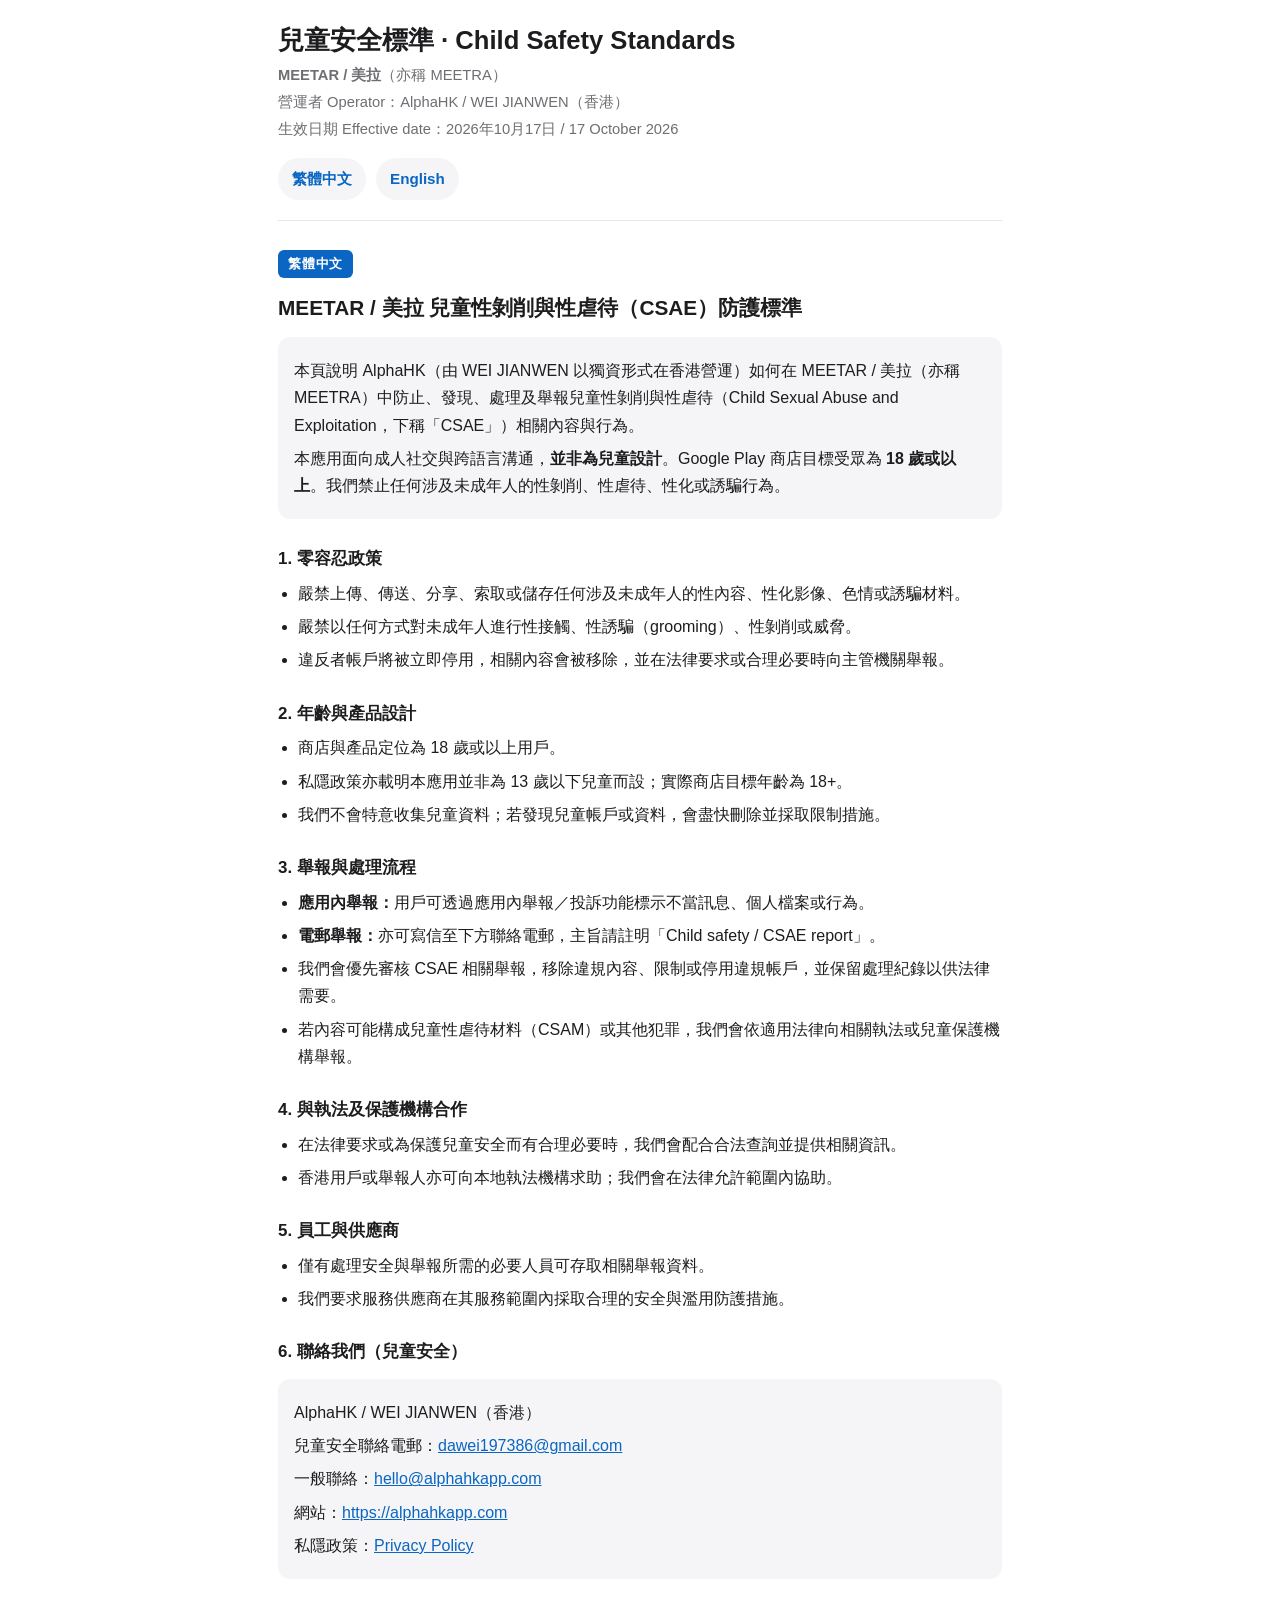
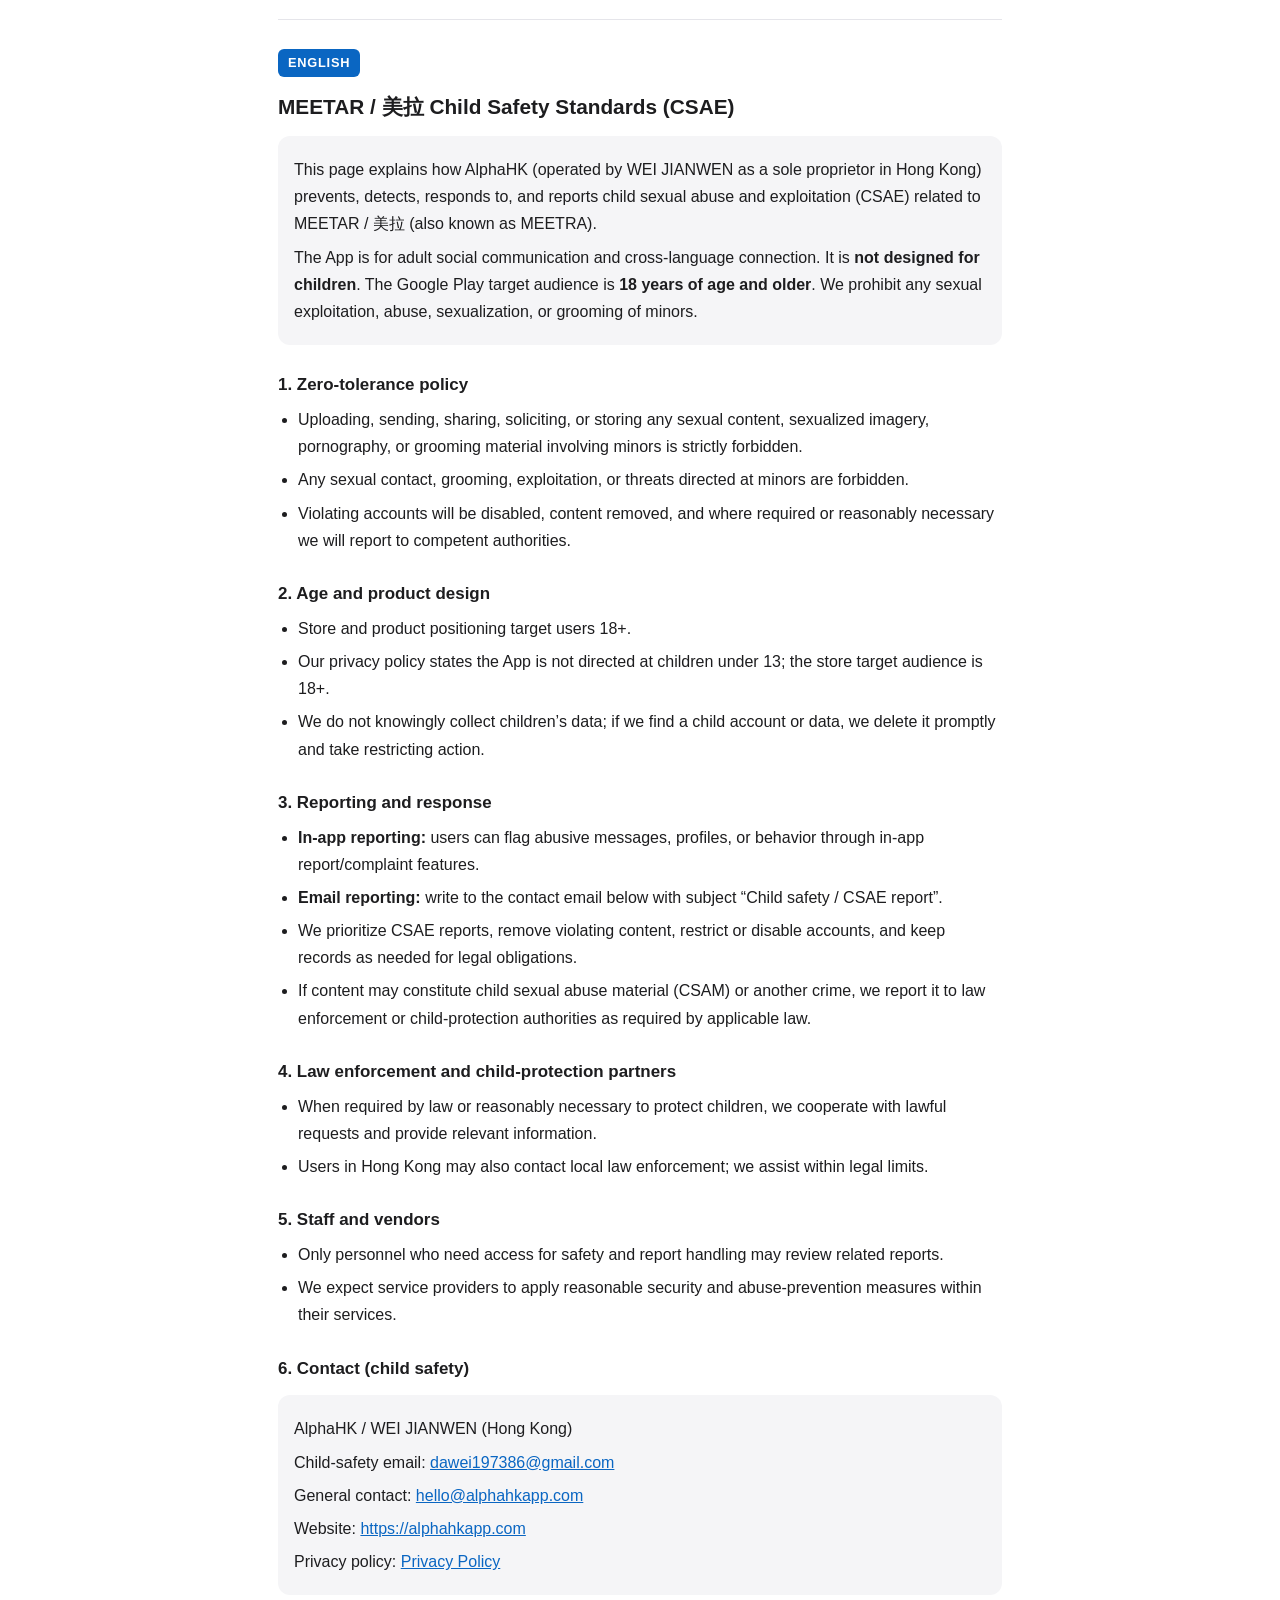
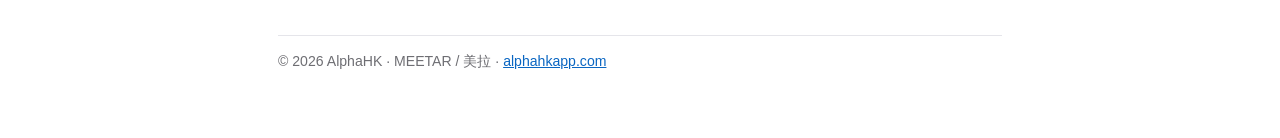
<file: meetar-child-safety.html>
<!DOCTYPE html>
<html lang="zh-Hant">
<head>
<meta charset="utf-8">
<meta name="viewport" content="width=device-width, initial-scale=1">
<title>兒童安全標準 Child Safety Standards｜MEETAR 美拉</title>
<meta name="description" content="MEETAR / 美拉 child sexual abuse and exploitation (CSAE) standards — AlphaHK">
<style>
  :root { --fg:#1d1d1f; --muted:#6e6e73; --accent:#0a66c2; --bg:#ffffff; --card:#f5f5f7; --line:#e5e5ea; }
  @media (prefers-color-scheme: dark) {
    :root { --fg:#f5f5f7; --muted:#a1a1a6; --accent:#5aa9ff; --bg:#111113; --card:#1c1c1e; --line:#2c2c2e; }
  }
  * { box-sizing:border-box; }
  html { -webkit-text-size-adjust:100%; }
  body { margin:0; background:var(--bg); color:var(--fg);
    font-family:-apple-system,BlinkMacSystemFont,"PingFang HK","PingFang TC","Noto Sans TC","Microsoft JhengHei","Segoe UI",Roboto,Helvetica,Arial,sans-serif;
    font-size:16px; line-height:1.7; }
  .wrap { max-width:760px; margin:0 auto; padding:24px 18px 64px; }
  header { border-bottom:1px solid var(--line); padding-bottom:16px; margin-bottom:8px; }
  h1 { font-size:1.6rem; line-height:1.3; margin:0 0 6px; }
  .meta { color:var(--muted); font-size:.92rem; margin:2px 0; }
  nav.lang { display:flex; gap:10px; margin:16px 0 4px; flex-wrap:wrap; }
  nav.lang a { display:inline-block; padding:8px 14px; border-radius:999px; background:var(--card);
    color:var(--accent); text-decoration:none; font-weight:600; font-size:.95rem; }
  section.lang-block { margin-top:28px; }
  .lang-label { display:inline-block; font-size:.8rem; font-weight:700; letter-spacing:.06em; text-transform:uppercase;
    color:#fff; background:var(--accent); padding:3px 10px; border-radius:6px; margin-bottom:6px; }
  h2 { font-size:1.3rem; margin:6px 0 10px; }
  h3 { font-size:1.06rem; margin:26px 0 6px; }
  p, li { margin:6px 0; }
  ul { padding-left:1.25em; margin:6px 0; }
  a { color:var(--accent); word-break:break-word; }
  .card { background:var(--card); border-radius:12px; padding:14px 16px; margin:12px 0; }
  hr { border:none; border-top:1px solid var(--line); margin:40px 0 8px; }
  footer { color:var(--muted); font-size:.88rem; margin-top:40px; border-top:1px solid var(--line); padding-top:14px; }
</style>
</head>
<body>
<div class="wrap">

<header>
  <h1>兒童安全標準 · Child Safety Standards</h1>
  <p class="meta"><strong>MEETAR / 美拉</strong>（亦稱 MEETRA）</p>
  <p class="meta">營運者 Operator：AlphaHK / WEI JIANWEN（香港）</p>
  <p class="meta">生效日期 Effective date：2026年10月17日 / 17 October 2026</p>
  <nav class="lang" aria-label="Language">
    <a href="#zh">繁體中文</a>
    <a href="#en">English</a>
  </nav>
</header>

<section class="lang-block" id="zh" lang="zh-Hant">
  <span class="lang-label">繁體中文</span>
  <h2>MEETAR / 美拉 兒童性剝削與性虐待（CSAE）防護標準</h2>

  <div class="card">
    <p>本頁說明 AlphaHK（由 WEI JIANWEN 以獨資形式在香港營運）如何在 MEETAR / 美拉（亦稱 MEETRA）中防止、發現、處理及舉報兒童性剝削與性虐待（Child Sexual Abuse and Exploitation，下稱「CSAE」）相關內容與行為。</p>
    <p>本應用面向成人社交與跨語言溝通，<strong>並非為兒童設計</strong>。Google Play 商店目標受眾為 <strong>18 歲或以上</strong>。我們禁止任何涉及未成年人的性剝削、性虐待、性化或誘騙行為。</p>
  </div>

  <h3>1. 零容忍政策</h3>
  <ul>
    <li>嚴禁上傳、傳送、分享、索取或儲存任何涉及未成年人的性內容、性化影像、色情或誘騙材料。</li>
    <li>嚴禁以任何方式對未成年人進行性接觸、性誘騙（grooming）、性剝削或威脅。</li>
    <li>違反者帳戶將被立即停用，相關內容會被移除，並在法律要求或合理必要時向主管機關舉報。</li>
  </ul>

  <h3>2. 年齡與產品設計</h3>
  <ul>
    <li>商店與產品定位為 18 歲或以上用戶。</li>
    <li>私隱政策亦載明本應用並非為 13 歲以下兒童而設；實際商店目標年齡為 18+。</li>
    <li>我們不會特意收集兒童資料；若發現兒童帳戶或資料，會盡快刪除並採取限制措施。</li>
  </ul>

  <h3>3. 舉報與處理流程</h3>
  <ul>
    <li><strong>應用內舉報：</strong>用戶可透過應用內舉報／投訴功能標示不當訊息、個人檔案或行為。</li>
    <li><strong>電郵舉報：</strong>亦可寫信至下方聯絡電郵，主旨請註明「Child safety / CSAE report」。</li>
    <li>我們會優先審核 CSAE 相關舉報，移除違規內容、限制或停用違規帳戶，並保留處理紀錄以供法律需要。</li>
    <li>若內容可能構成兒童性虐待材料（CSAM）或其他犯罪，我們會依適用法律向相關執法或兒童保護機構舉報。</li>
  </ul>

  <h3>4. 與執法及保護機構合作</h3>
  <ul>
    <li>在法律要求或為保護兒童安全而有合理必要時，我們會配合合法查詢並提供相關資訊。</li>
    <li>香港用戶或舉報人亦可向本地執法機構求助；我們會在法律允許範圍內協助。</li>
  </ul>

  <h3>5. 員工與供應商</h3>
  <ul>
    <li>僅有處理安全與舉報所需的必要人員可存取相關舉報資料。</li>
    <li>我們要求服務供應商在其服務範圍內採取合理的安全與濫用防護措施。</li>
  </ul>

  <h3>6. 聯絡我們（兒童安全）</h3>
  <div class="card">
    <p>AlphaHK / WEI JIANWEN（香港）</p>
    <p>兒童安全聯絡電郵：<a href="mailto:dawei197386@gmail.com">dawei197386@gmail.com</a></p>
    <p>一般聯絡：<a href="mailto:hello@alphahkapp.com">hello@alphahkapp.com</a></p>
    <p>網站：<a href="https://alphahkapp.com">https://alphahkapp.com</a></p>
    <p>私隱政策：<a href="https://dawei197386-collab.github.io/alphaai-collab-join/meetar-privacy.html">Privacy Policy</a></p>
  </div>
</section>

<hr>

<section class="lang-block" id="en" lang="en">
  <span class="lang-label">English</span>
  <h2>MEETAR / 美拉 Child Safety Standards (CSAE)</h2>

  <div class="card">
    <p>This page explains how AlphaHK (operated by WEI JIANWEN as a sole proprietor in Hong Kong) prevents, detects, responds to, and reports child sexual abuse and exploitation (CSAE) related to MEETAR / 美拉 (also known as MEETRA).</p>
    <p>The App is for adult social communication and cross-language connection. It is <strong>not designed for children</strong>. The Google Play target audience is <strong>18 years of age and older</strong>. We prohibit any sexual exploitation, abuse, sexualization, or grooming of minors.</p>
  </div>

  <h3>1. Zero-tolerance policy</h3>
  <ul>
    <li>Uploading, sending, sharing, soliciting, or storing any sexual content, sexualized imagery, pornography, or grooming material involving minors is strictly forbidden.</li>
    <li>Any sexual contact, grooming, exploitation, or threats directed at minors are forbidden.</li>
    <li>Violating accounts will be disabled, content removed, and where required or reasonably necessary we will report to competent authorities.</li>
  </ul>

  <h3>2. Age and product design</h3>
  <ul>
    <li>Store and product positioning target users 18+.</li>
    <li>Our privacy policy states the App is not directed at children under 13; the store target audience is 18+.</li>
    <li>We do not knowingly collect children’s data; if we find a child account or data, we delete it promptly and take restricting action.</li>
  </ul>

  <h3>3. Reporting and response</h3>
  <ul>
    <li><strong>In-app reporting:</strong> users can flag abusive messages, profiles, or behavior through in-app report/complaint features.</li>
    <li><strong>Email reporting:</strong> write to the contact email below with subject “Child safety / CSAE report”.</li>
    <li>We prioritize CSAE reports, remove violating content, restrict or disable accounts, and keep records as needed for legal obligations.</li>
    <li>If content may constitute child sexual abuse material (CSAM) or another crime, we report it to law enforcement or child-protection authorities as required by applicable law.</li>
  </ul>

  <h3>4. Law enforcement and child-protection partners</h3>
  <ul>
    <li>When required by law or reasonably necessary to protect children, we cooperate with lawful requests and provide relevant information.</li>
    <li>Users in Hong Kong may also contact local law enforcement; we assist within legal limits.</li>
  </ul>

  <h3>5. Staff and vendors</h3>
  <ul>
    <li>Only personnel who need access for safety and report handling may review related reports.</li>
    <li>We expect service providers to apply reasonable security and abuse-prevention measures within their services.</li>
  </ul>

  <h3>6. Contact (child safety)</h3>
  <div class="card">
    <p>AlphaHK / WEI JIANWEN (Hong Kong)</p>
    <p>Child-safety email: <a href="mailto:dawei197386@gmail.com">dawei197386@gmail.com</a></p>
    <p>General contact: <a href="mailto:hello@alphahkapp.com">hello@alphahkapp.com</a></p>
    <p>Website: <a href="https://alphahkapp.com">https://alphahkapp.com</a></p>
    <p>Privacy policy: <a href="https://dawei197386-collab.github.io/alphaai-collab-join/meetar-privacy.html">Privacy Policy</a></p>
  </div>
</section>

<footer>
  © 2026 AlphaHK · MEETAR / 美拉 · <a href="https://alphahkapp.com">alphahkapp.com</a>
</footer>

</div>
</body>
</html>
</file>
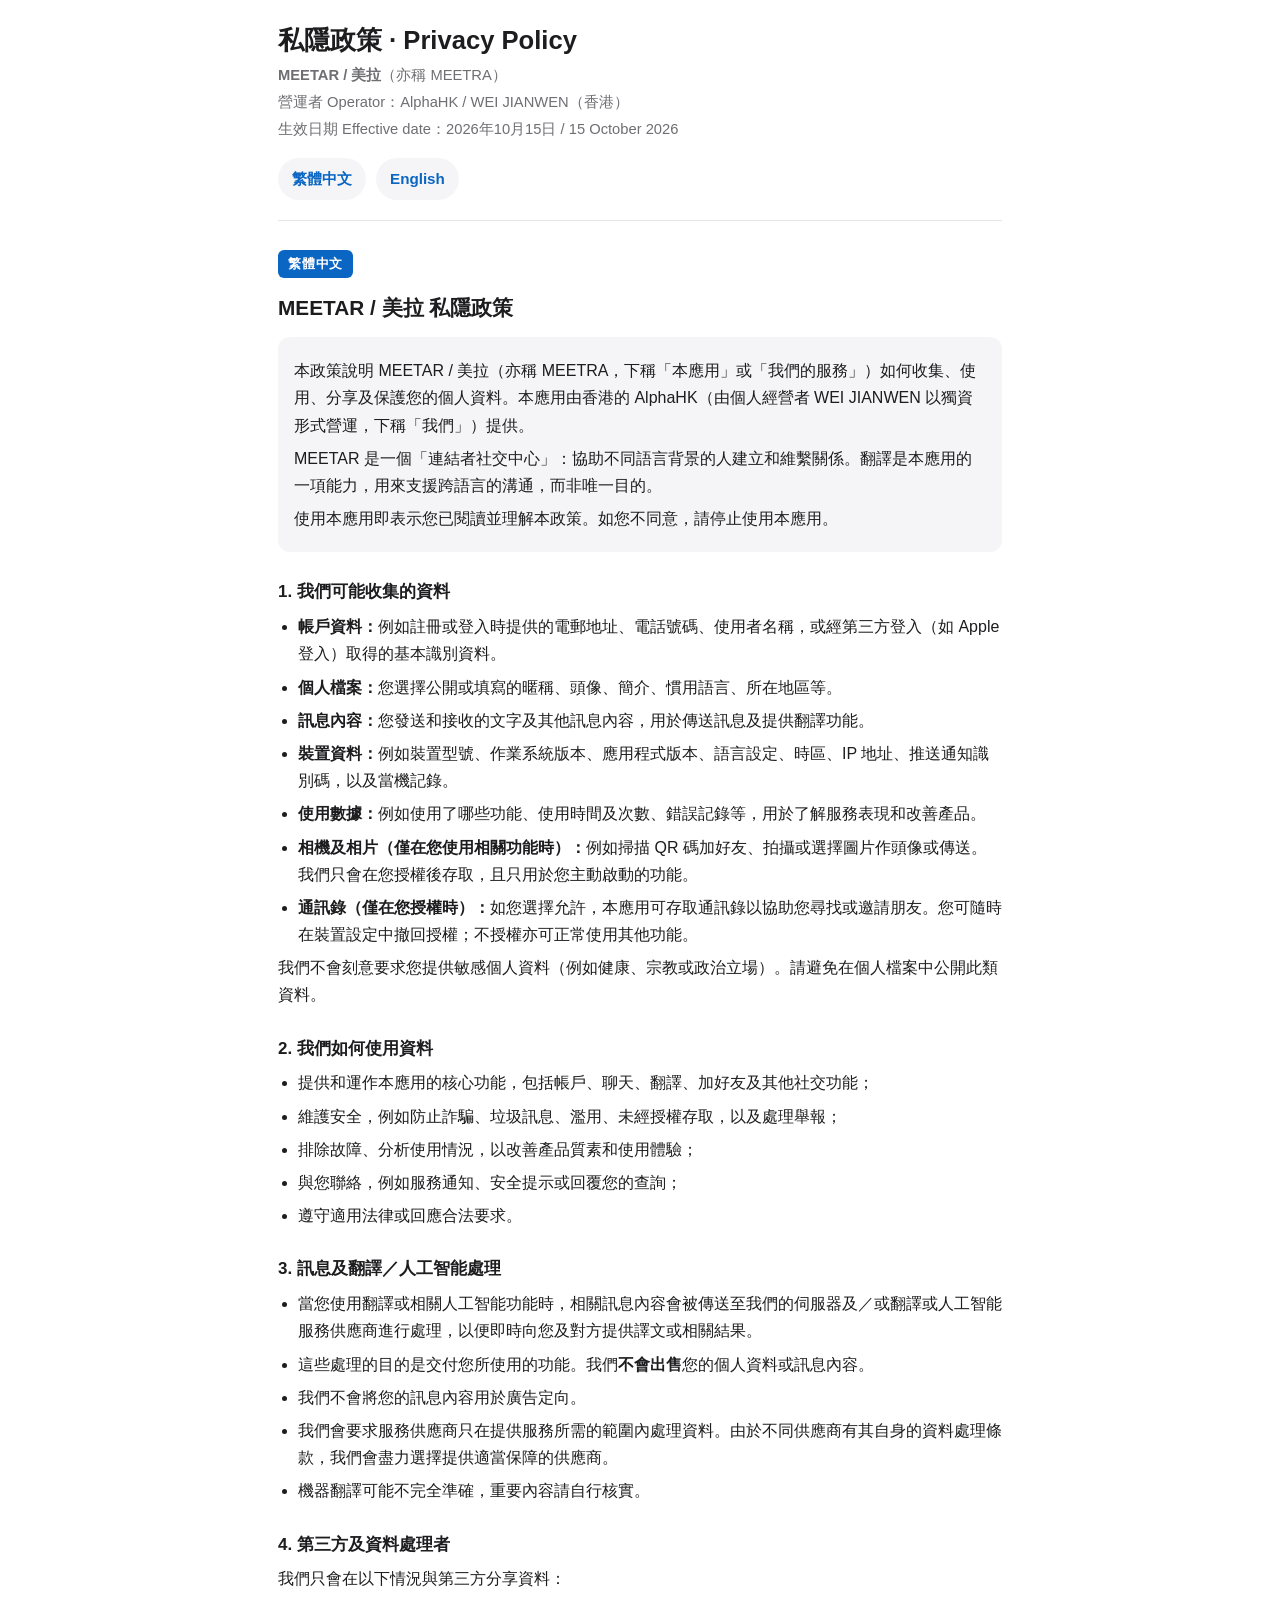
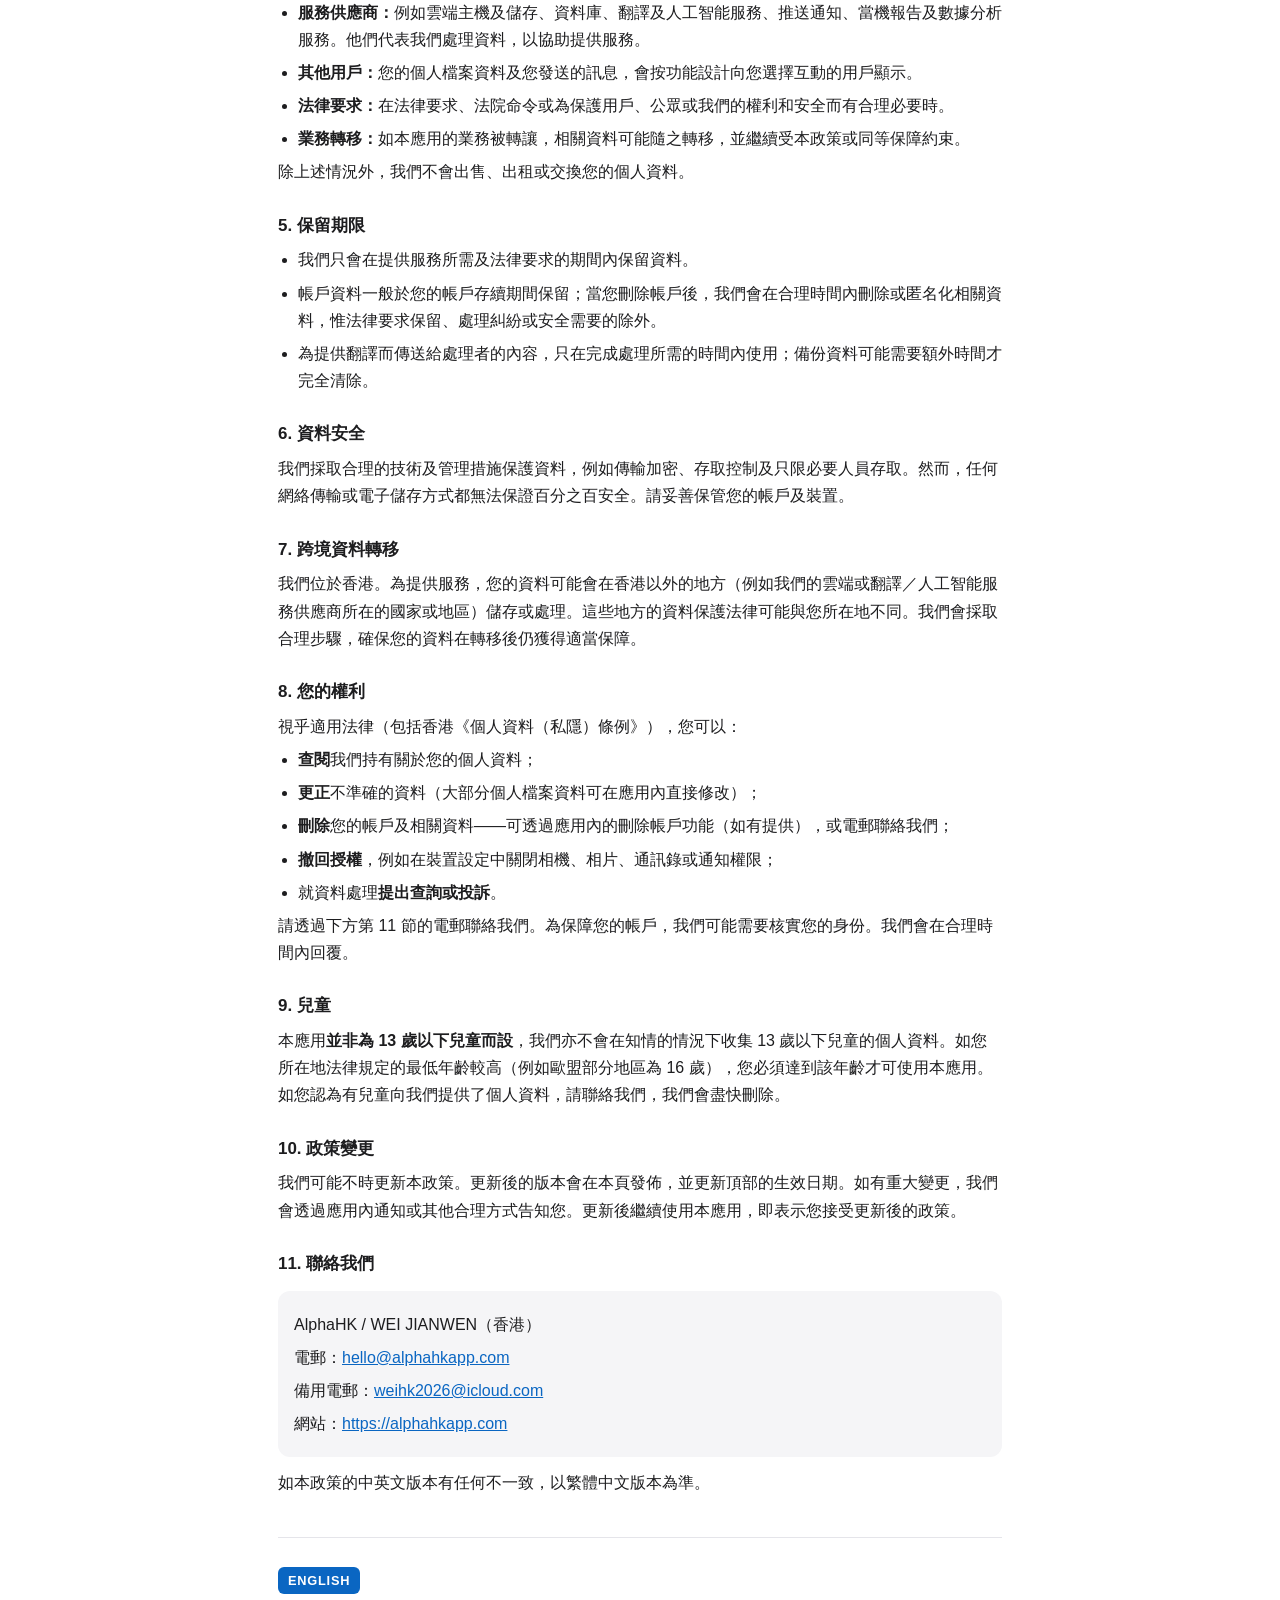
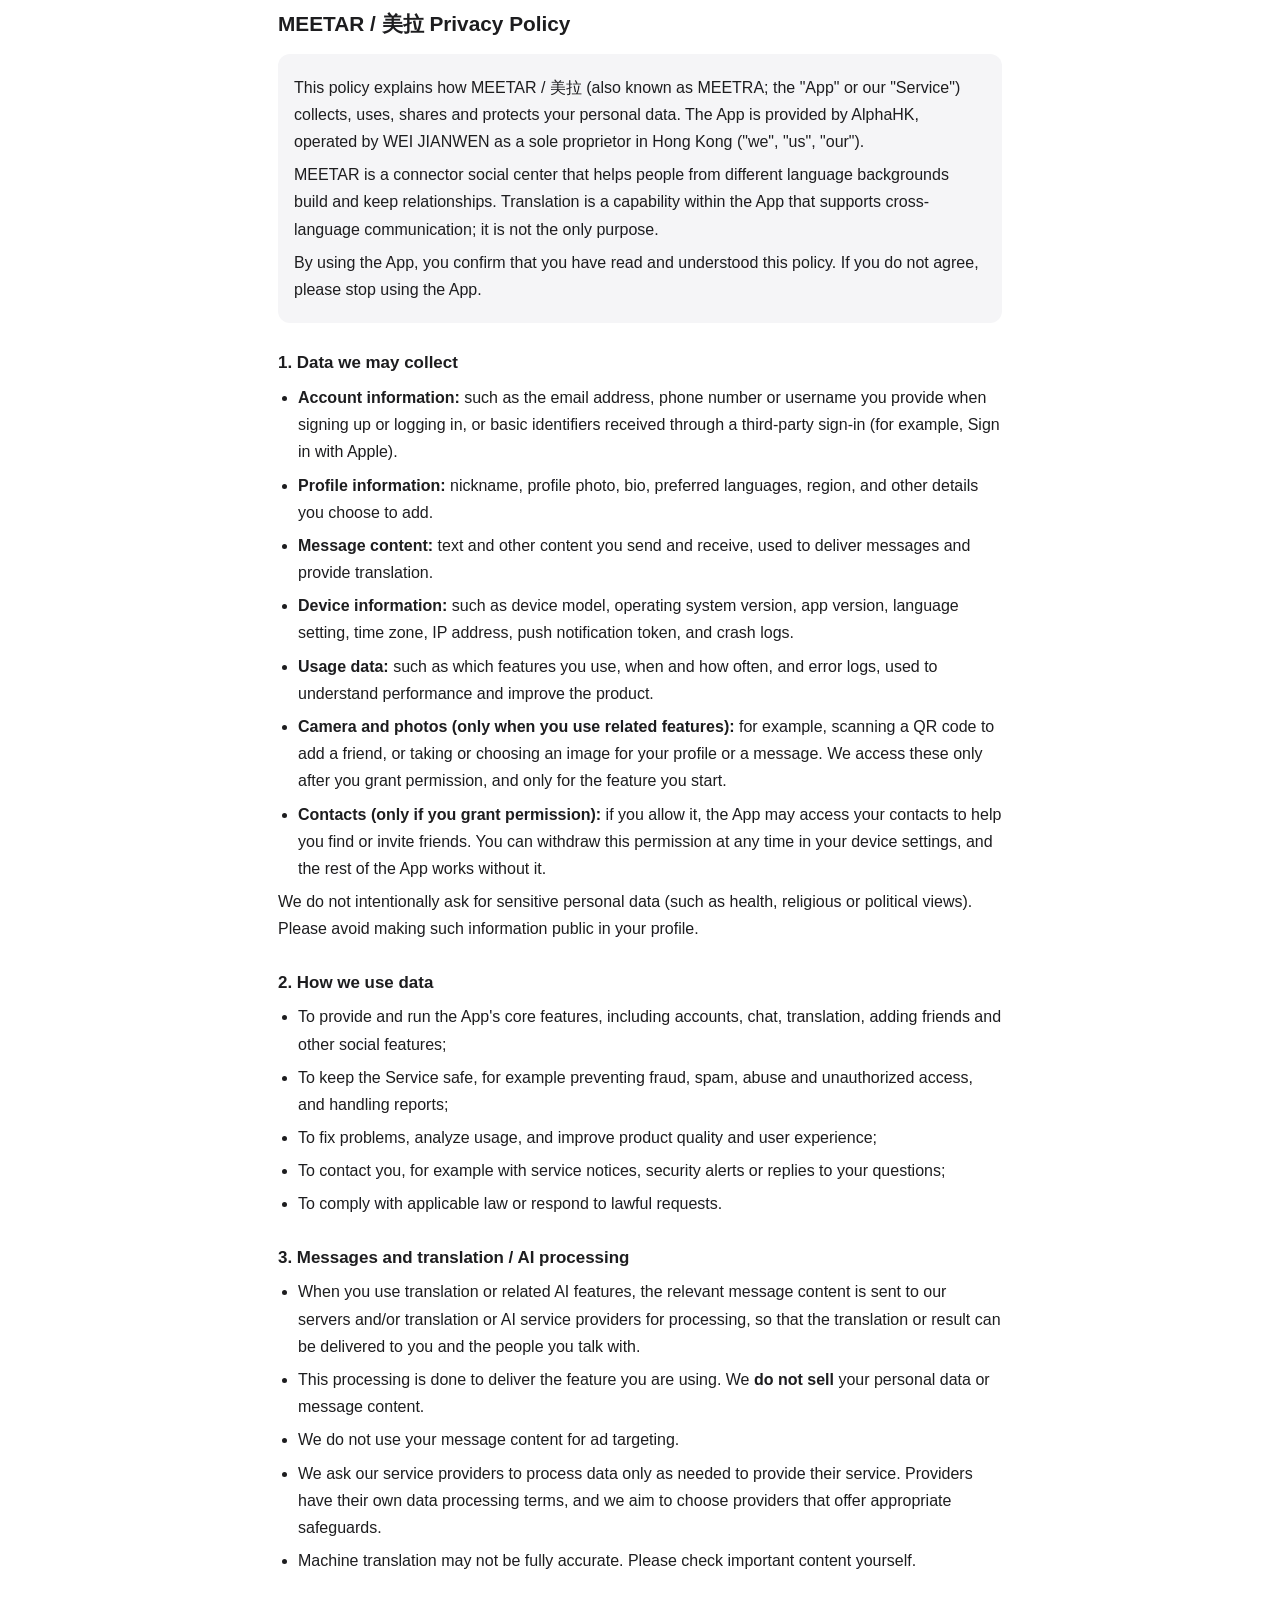
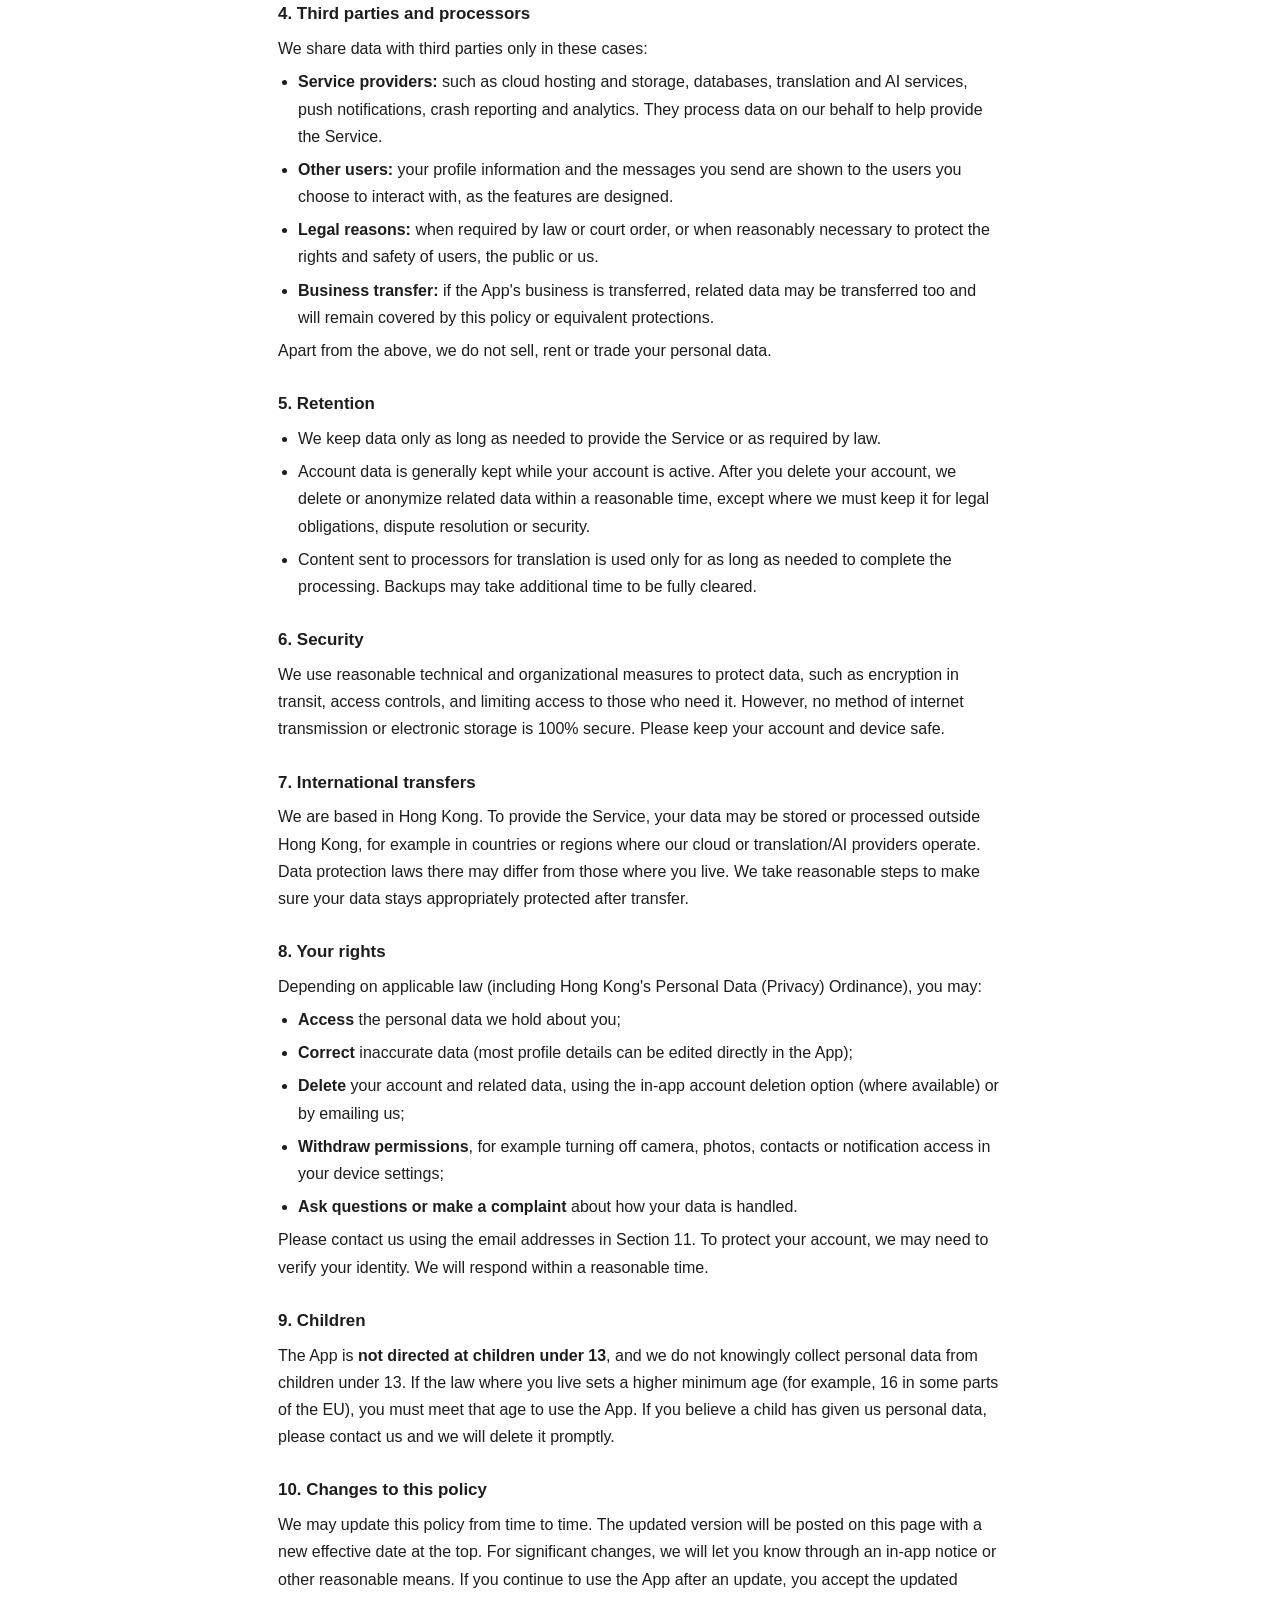
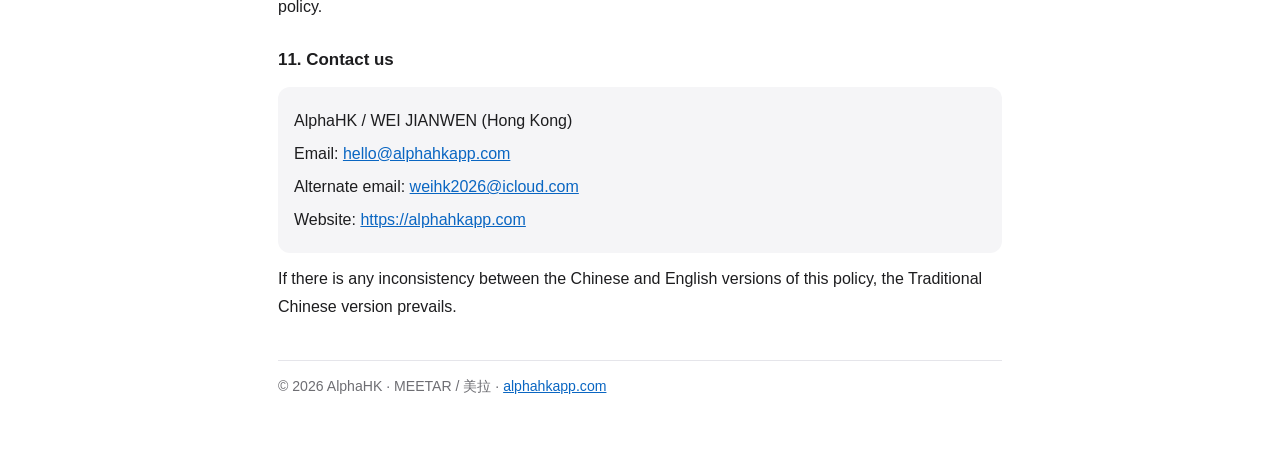
<file: meetar-privacy.html>
<!DOCTYPE html>
<html lang="zh-Hant">
<head>
<meta charset="utf-8">
<meta name="viewport" content="width=device-width, initial-scale=1">
<title>私隱政策 Privacy Policy｜MEETAR 美拉</title>
<meta name="description" content="MEETAR / 美拉 (MEETRA) 私隱政策 Privacy Policy — AlphaHK">
<style>
  :root { --fg:#1d1d1f; --muted:#6e6e73; --accent:#0a66c2; --bg:#ffffff; --card:#f5f5f7; --line:#e5e5ea; }
  @media (prefers-color-scheme: dark) {
    :root { --fg:#f5f5f7; --muted:#a1a1a6; --accent:#5aa9ff; --bg:#111113; --card:#1c1c1e; --line:#2c2c2e; }
  }
  * { box-sizing:border-box; }
  html { -webkit-text-size-adjust:100%; }
  body { margin:0; background:var(--bg); color:var(--fg);
    font-family:-apple-system,BlinkMacSystemFont,"PingFang HK","PingFang TC","Noto Sans TC","Microsoft JhengHei","Segoe UI",Roboto,Helvetica,Arial,sans-serif;
    font-size:16px; line-height:1.7; }
  .wrap { max-width:760px; margin:0 auto; padding:24px 18px 64px; }
  header { border-bottom:1px solid var(--line); padding-bottom:16px; margin-bottom:8px; }
  h1 { font-size:1.6rem; line-height:1.3; margin:0 0 6px; }
  .meta { color:var(--muted); font-size:.92rem; margin:2px 0; }
  nav.lang { display:flex; gap:10px; margin:16px 0 4px; flex-wrap:wrap; }
  nav.lang a { display:inline-block; padding:8px 14px; border-radius:999px; background:var(--card);
    color:var(--accent); text-decoration:none; font-weight:600; font-size:.95rem; }
  section.lang-block { margin-top:28px; }
  .lang-label { display:inline-block; font-size:.8rem; font-weight:700; letter-spacing:.06em; text-transform:uppercase;
    color:#fff; background:var(--accent); padding:3px 10px; border-radius:6px; margin-bottom:6px; }
  h2 { font-size:1.3rem; margin:6px 0 10px; }
  h3 { font-size:1.06rem; margin:26px 0 6px; }
  p, li { margin:6px 0; }
  ul { padding-left:1.25em; margin:6px 0; }
  a { color:var(--accent); word-break:break-word; }
  .card { background:var(--card); border-radius:12px; padding:14px 16px; margin:12px 0; }
  hr { border:none; border-top:1px solid var(--line); margin:40px 0 8px; }
  footer { color:var(--muted); font-size:.88rem; margin-top:40px; border-top:1px solid var(--line); padding-top:14px; }
</style>
</head>
<body>
<div class="wrap">

<header>
  <h1>私隱政策 · Privacy Policy</h1>
  <p class="meta"><strong>MEETAR / 美拉</strong>（亦稱 MEETRA）</p>
  <p class="meta">營運者 Operator：AlphaHK / WEI JIANWEN（香港）</p>
  <p class="meta">生效日期 Effective date：2026年10月15日 / 15 October 2026</p>
  <nav class="lang" aria-label="Language">
    <a href="#zh">繁體中文</a>
    <a href="#en">English</a>
  </nav>
</header>

<!-- ===================== 繁體中文 ===================== -->
<section class="lang-block" id="zh" lang="zh-Hant">
  <span class="lang-label">繁體中文</span>
  <h2>MEETAR / 美拉 私隱政策</h2>

  <div class="card">
    <p>本政策說明 MEETAR / 美拉（亦稱 MEETRA，下稱「本應用」或「我們的服務」）如何收集、使用、分享及保護您的個人資料。本應用由香港的 AlphaHK（由個人經營者 WEI JIANWEN 以獨資形式營運，下稱「我們」）提供。</p>
    <p>MEETAR 是一個「連結者社交中心」：協助不同語言背景的人建立和維繫關係。翻譯是本應用的一項能力，用來支援跨語言的溝通，而非唯一目的。</p>
    <p>使用本應用即表示您已閱讀並理解本政策。如您不同意，請停止使用本應用。</p>
  </div>

  <h3>1. 我們可能收集的資料</h3>
  <ul>
    <li><strong>帳戶資料：</strong>例如註冊或登入時提供的電郵地址、電話號碼、使用者名稱，或經第三方登入（如 Apple 登入）取得的基本識別資料。</li>
    <li><strong>個人檔案：</strong>您選擇公開或填寫的暱稱、頭像、簡介、慣用語言、所在地區等。</li>
    <li><strong>訊息內容：</strong>您發送和接收的文字及其他訊息內容，用於傳送訊息及提供翻譯功能。</li>
    <li><strong>裝置資料：</strong>例如裝置型號、作業系統版本、應用程式版本、語言設定、時區、IP 地址、推送通知識別碼，以及當機記錄。</li>
    <li><strong>使用數據：</strong>例如使用了哪些功能、使用時間及次數、錯誤記錄等，用於了解服務表現和改善產品。</li>
    <li><strong>相機及相片（僅在您使用相關功能時）：</strong>例如掃描 QR 碼加好友、拍攝或選擇圖片作頭像或傳送。我們只會在您授權後存取，且只用於您主動啟動的功能。</li>
    <li><strong>通訊錄（僅在您授權時）：</strong>如您選擇允許，本應用可存取通訊錄以協助您尋找或邀請朋友。您可隨時在裝置設定中撤回授權；不授權亦可正常使用其他功能。</li>
  </ul>
  <p>我們不會刻意要求您提供敏感個人資料（例如健康、宗教或政治立場）。請避免在個人檔案中公開此類資料。</p>

  <h3>2. 我們如何使用資料</h3>
  <ul>
    <li>提供和運作本應用的核心功能，包括帳戶、聊天、翻譯、加好友及其他社交功能；</li>
    <li>維護安全，例如防止詐騙、垃圾訊息、濫用、未經授權存取，以及處理舉報；</li>
    <li>排除故障、分析使用情況，以改善產品質素和使用體驗；</li>
    <li>與您聯絡，例如服務通知、安全提示或回覆您的查詢；</li>
    <li>遵守適用法律或回應合法要求。</li>
  </ul>

  <h3>3. 訊息及翻譯／人工智能處理</h3>
  <ul>
    <li>當您使用翻譯或相關人工智能功能時，相關訊息內容會被傳送至我們的伺服器及／或翻譯或人工智能服務供應商進行處理，以便即時向您及對方提供譯文或相關結果。</li>
    <li>這些處理的目的是交付您所使用的功能。我們<strong>不會出售</strong>您的個人資料或訊息內容。</li>
    <li>我們不會將您的訊息內容用於廣告定向。</li>
    <li>我們會要求服務供應商只在提供服務所需的範圍內處理資料。由於不同供應商有其自身的資料處理條款，我們會盡力選擇提供適當保障的供應商。</li>
    <li>機器翻譯可能不完全準確，重要內容請自行核實。</li>
  </ul>

  <h3>4. 第三方及資料處理者</h3>
  <p>我們只會在以下情況與第三方分享資料：</p>
  <ul>
    <li><strong>服務供應商：</strong>例如雲端主機及儲存、資料庫、翻譯及人工智能服務、推送通知、當機報告及數據分析服務。他們代表我們處理資料，以協助提供服務。</li>
    <li><strong>其他用戶：</strong>您的個人檔案資料及您發送的訊息，會按功能設計向您選擇互動的用戶顯示。</li>
    <li><strong>法律要求：</strong>在法律要求、法院命令或為保護用戶、公眾或我們的權利和安全而有合理必要時。</li>
    <li><strong>業務轉移：</strong>如本應用的業務被轉讓，相關資料可能隨之轉移，並繼續受本政策或同等保障約束。</li>
  </ul>
  <p>除上述情況外，我們不會出售、出租或交換您的個人資料。</p>

  <h3>5. 保留期限</h3>
  <ul>
    <li>我們只會在提供服務所需及法律要求的期間內保留資料。</li>
    <li>帳戶資料一般於您的帳戶存續期間保留；當您刪除帳戶後，我們會在合理時間內刪除或匿名化相關資料，惟法律要求保留、處理糾紛或安全需要的除外。</li>
    <li>為提供翻譯而傳送給處理者的內容，只在完成處理所需的時間內使用；備份資料可能需要額外時間才完全清除。</li>
  </ul>

  <h3>6. 資料安全</h3>
  <p>我們採取合理的技術及管理措施保護資料，例如傳輸加密、存取控制及只限必要人員存取。然而，任何網絡傳輸或電子儲存方式都無法保證百分之百安全。請妥善保管您的帳戶及裝置。</p>

  <h3>7. 跨境資料轉移</h3>
  <p>我們位於香港。為提供服務，您的資料可能會在香港以外的地方（例如我們的雲端或翻譯／人工智能服務供應商所在的國家或地區）儲存或處理。這些地方的資料保護法律可能與您所在地不同。我們會採取合理步驟，確保您的資料在轉移後仍獲得適當保障。</p>

  <h3>8. 您的權利</h3>
  <p>視乎適用法律（包括香港《個人資料（私隱）條例》），您可以：</p>
  <ul>
    <li><strong>查閱</strong>我們持有關於您的個人資料；</li>
    <li><strong>更正</strong>不準確的資料（大部分個人檔案資料可在應用內直接修改）；</li>
    <li><strong>刪除</strong>您的帳戶及相關資料——可透過應用內的刪除帳戶功能（如有提供），或電郵聯絡我們；</li>
    <li><strong>撤回授權</strong>，例如在裝置設定中關閉相機、相片、通訊錄或通知權限；</li>
    <li>就資料處理<strong>提出查詢或投訴</strong>。</li>
  </ul>
  <p>請透過下方第 11 節的電郵聯絡我們。為保障您的帳戶，我們可能需要核實您的身份。我們會在合理時間內回覆。</p>

  <h3>9. 兒童</h3>
  <p>本應用<strong>並非為 13 歲以下兒童而設</strong>，我們亦不會在知情的情況下收集 13 歲以下兒童的個人資料。如您所在地法律規定的最低年齡較高（例如歐盟部分地區為 16 歲），您必須達到該年齡才可使用本應用。如您認為有兒童向我們提供了個人資料，請聯絡我們，我們會盡快刪除。</p>

  <h3>10. 政策變更</h3>
  <p>我們可能不時更新本政策。更新後的版本會在本頁發佈，並更新頂部的生效日期。如有重大變更，我們會透過應用內通知或其他合理方式告知您。更新後繼續使用本應用，即表示您接受更新後的政策。</p>

  <h3>11. 聯絡我們</h3>
  <div class="card">
    <p>AlphaHK / WEI JIANWEN（香港）</p>
    <p>電郵：<a href="mailto:hello@alphahkapp.com">hello@alphahkapp.com</a></p>
    <p>備用電郵：<a href="mailto:weihk2026@icloud.com">weihk2026@icloud.com</a></p>
    <p>網站：<a href="https://alphahkapp.com">https://alphahkapp.com</a></p>
  </div>
  <p>如本政策的中英文版本有任何不一致，以繁體中文版本為準。</p>
</section>

<hr>

<!-- ===================== ENGLISH ===================== -->
<section class="lang-block" id="en" lang="en">
  <span class="lang-label">English</span>
  <h2>MEETAR / 美拉 Privacy Policy</h2>

  <div class="card">
    <p>This policy explains how MEETAR / 美拉 (also known as MEETRA; the "App" or our "Service") collects, uses, shares and protects your personal data. The App is provided by AlphaHK, operated by WEI JIANWEN as a sole proprietor in Hong Kong ("we", "us", "our").</p>
    <p>MEETAR is a connector social center that helps people from different language backgrounds build and keep relationships. Translation is a capability within the App that supports cross-language communication; it is not the only purpose.</p>
    <p>By using the App, you confirm that you have read and understood this policy. If you do not agree, please stop using the App.</p>
  </div>

  <h3>1. Data we may collect</h3>
  <ul>
    <li><strong>Account information:</strong> such as the email address, phone number or username you provide when signing up or logging in, or basic identifiers received through a third-party sign-in (for example, Sign in with Apple).</li>
    <li><strong>Profile information:</strong> nickname, profile photo, bio, preferred languages, region, and other details you choose to add.</li>
    <li><strong>Message content:</strong> text and other content you send and receive, used to deliver messages and provide translation.</li>
    <li><strong>Device information:</strong> such as device model, operating system version, app version, language setting, time zone, IP address, push notification token, and crash logs.</li>
    <li><strong>Usage data:</strong> such as which features you use, when and how often, and error logs, used to understand performance and improve the product.</li>
    <li><strong>Camera and photos (only when you use related features):</strong> for example, scanning a QR code to add a friend, or taking or choosing an image for your profile or a message. We access these only after you grant permission, and only for the feature you start.</li>
    <li><strong>Contacts (only if you grant permission):</strong> if you allow it, the App may access your contacts to help you find or invite friends. You can withdraw this permission at any time in your device settings, and the rest of the App works without it.</li>
  </ul>
  <p>We do not intentionally ask for sensitive personal data (such as health, religious or political views). Please avoid making such information public in your profile.</p>

  <h3>2. How we use data</h3>
  <ul>
    <li>To provide and run the App's core features, including accounts, chat, translation, adding friends and other social features;</li>
    <li>To keep the Service safe, for example preventing fraud, spam, abuse and unauthorized access, and handling reports;</li>
    <li>To fix problems, analyze usage, and improve product quality and user experience;</li>
    <li>To contact you, for example with service notices, security alerts or replies to your questions;</li>
    <li>To comply with applicable law or respond to lawful requests.</li>
  </ul>

  <h3>3. Messages and translation / AI processing</h3>
  <ul>
    <li>When you use translation or related AI features, the relevant message content is sent to our servers and/or translation or AI service providers for processing, so that the translation or result can be delivered to you and the people you talk with.</li>
    <li>This processing is done to deliver the feature you are using. We <strong>do not sell</strong> your personal data or message content.</li>
    <li>We do not use your message content for ad targeting.</li>
    <li>We ask our service providers to process data only as needed to provide their service. Providers have their own data processing terms, and we aim to choose providers that offer appropriate safeguards.</li>
    <li>Machine translation may not be fully accurate. Please check important content yourself.</li>
  </ul>

  <h3>4. Third parties and processors</h3>
  <p>We share data with third parties only in these cases:</p>
  <ul>
    <li><strong>Service providers:</strong> such as cloud hosting and storage, databases, translation and AI services, push notifications, crash reporting and analytics. They process data on our behalf to help provide the Service.</li>
    <li><strong>Other users:</strong> your profile information and the messages you send are shown to the users you choose to interact with, as the features are designed.</li>
    <li><strong>Legal reasons:</strong> when required by law or court order, or when reasonably necessary to protect the rights and safety of users, the public or us.</li>
    <li><strong>Business transfer:</strong> if the App's business is transferred, related data may be transferred too and will remain covered by this policy or equivalent protections.</li>
  </ul>
  <p>Apart from the above, we do not sell, rent or trade your personal data.</p>

  <h3>5. Retention</h3>
  <ul>
    <li>We keep data only as long as needed to provide the Service or as required by law.</li>
    <li>Account data is generally kept while your account is active. After you delete your account, we delete or anonymize related data within a reasonable time, except where we must keep it for legal obligations, dispute resolution or security.</li>
    <li>Content sent to processors for translation is used only for as long as needed to complete the processing. Backups may take additional time to be fully cleared.</li>
  </ul>

  <h3>6. Security</h3>
  <p>We use reasonable technical and organizational measures to protect data, such as encryption in transit, access controls, and limiting access to those who need it. However, no method of internet transmission or electronic storage is 100% secure. Please keep your account and device safe.</p>

  <h3>7. International transfers</h3>
  <p>We are based in Hong Kong. To provide the Service, your data may be stored or processed outside Hong Kong, for example in countries or regions where our cloud or translation/AI providers operate. Data protection laws there may differ from those where you live. We take reasonable steps to make sure your data stays appropriately protected after transfer.</p>

  <h3>8. Your rights</h3>
  <p>Depending on applicable law (including Hong Kong's Personal Data (Privacy) Ordinance), you may:</p>
  <ul>
    <li><strong>Access</strong> the personal data we hold about you;</li>
    <li><strong>Correct</strong> inaccurate data (most profile details can be edited directly in the App);</li>
    <li><strong>Delete</strong> your account and related data, using the in-app account deletion option (where available) or by emailing us;</li>
    <li><strong>Withdraw permissions</strong>, for example turning off camera, photos, contacts or notification access in your device settings;</li>
    <li><strong>Ask questions or make a complaint</strong> about how your data is handled.</li>
  </ul>
  <p>Please contact us using the email addresses in Section 11. To protect your account, we may need to verify your identity. We will respond within a reasonable time.</p>

  <h3>9. Children</h3>
  <p>The App is <strong>not directed at children under 13</strong>, and we do not knowingly collect personal data from children under 13. If the law where you live sets a higher minimum age (for example, 16 in some parts of the EU), you must meet that age to use the App. If you believe a child has given us personal data, please contact us and we will delete it promptly.</p>

  <h3>10. Changes to this policy</h3>
  <p>We may update this policy from time to time. The updated version will be posted on this page with a new effective date at the top. For significant changes, we will let you know through an in-app notice or other reasonable means. If you continue to use the App after an update, you accept the updated policy.</p>

  <h3>11. Contact us</h3>
  <div class="card">
    <p>AlphaHK / WEI JIANWEN (Hong Kong)</p>
    <p>Email: <a href="mailto:hello@alphahkapp.com">hello@alphahkapp.com</a></p>
    <p>Alternate email: <a href="mailto:weihk2026@icloud.com">weihk2026@icloud.com</a></p>
    <p>Website: <a href="https://alphahkapp.com">https://alphahkapp.com</a></p>
  </div>
  <p>If there is any inconsistency between the Chinese and English versions of this policy, the Traditional Chinese version prevails.</p>
</section>

<footer>
  © 2026 AlphaHK · MEETAR / 美拉 · <a href="https://alphahkapp.com">alphahkapp.com</a>
</footer>

</div>
</body>
</html>
</file>
